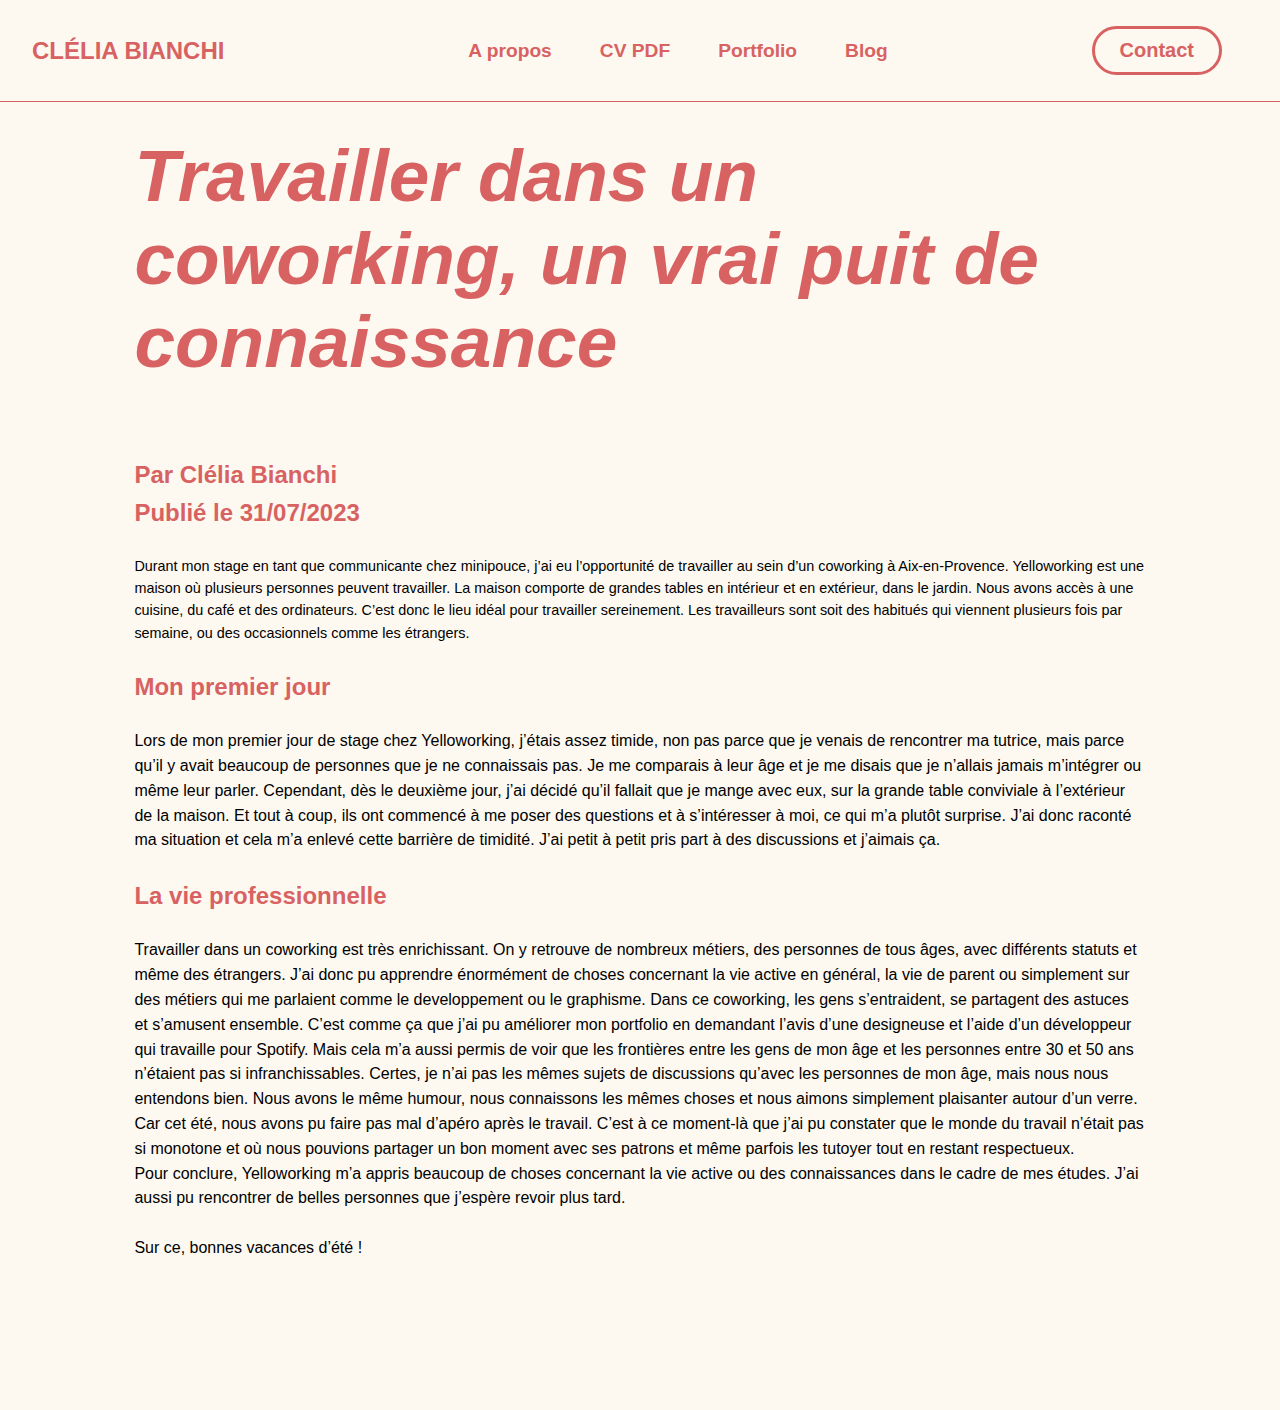
<file: html/articles/coworkarticle.html>
<!DOCTYPE html>
<html lang="fr">
<head>
    <meta charset="UTF-8">
    <meta http-equiv="X-UA-Compatible" content="IE=edge">
    <meta name="viewport" content= "width=device-width, initial-scale=1.0">
    <title>Travailler dans un coworking, un vrai puits de connaissance</title>
    <link rel="stylesheet" href="../../css/styles.css">

</head>
<body>
    <nav class="responsive-menu">

    </nav>
    <header>
      <a href="../../index.html#hero"><h3 class="header-title">clélia bianchi</h3></a>
      <nav>
        <ul>
          <li><a href="../../index.html#a-propos">A propos</a><span class="bottom-line"></span></li>
          <li><a href="../../images/CV Clélia Bianchi.pdf">CV PDF</a><span class="bottom-line"></span></li>
          <li><a href="../../index.html#portfolio">Portfolio</a><span class="bottom-line"></span></li>
          <li><a href="../../index.html#blognav">Blog</a><span class="bottom-line"></span></li>
        </ul>
      </nav>
      <div class="side-header">
        <button class="contact"><a href="../../index.html#contact">Contact</a></button>
        <a class="linkedin-btn" href="https://www.linkedin.com/in/cl%C3%A9lia-bianchi-ventabren/"><ion-icon
            name="logo-linkedin"></ion-icon></a>
      </div>
      <div class="hamburger">
        <span></span>
        <span></span>
        <span></span>
      </div>
    </header>
  

<div class="article-main">
<section class="title">
        <h1 class="h2">Travailler dans un coworking, un vrai puit de connaissance</h1>
        <h3>Par Clélia Bianchi<br>
            Publié le 31/07/2023</h3>
        </section>
    <main class="articletext">
        <p class="article">
            Durant mon stage en tant que communicante chez minipouce, j’ai eu l’opportunité de travailler au sein d’un coworking à Aix-en-Provence. Yelloworking est une maison où plusieurs personnes peuvent travailler. La maison comporte de grandes tables en intérieur et en extérieur, dans le jardin. Nous avons accès à une cuisine, du café et des ordinateurs. C’est donc le lieu idéal pour travailler sereinement. Les travailleurs sont soit des habitués qui viennent plusieurs fois par semaine, ou des occasionnels comme les étrangers.


            <h3>Mon premier jour</h3>


            Lors de mon premier jour de stage chez Yelloworking, j’étais assez timide, non pas parce que je venais de rencontrer ma tutrice, mais parce qu’il y avait beaucoup de personnes que je ne connaissais pas. Je me comparais à leur âge et je me disais que je n’allais jamais m’intégrer ou même leur parler. Cependant, dès le deuxième jour, j’ai décidé qu’il fallait que je mange avec eux, sur la grande table conviviale à l’extérieur de la maison. Et tout à coup, ils ont commencé à me poser des questions et à s’intéresser à moi, ce qui m’a plutôt surprise. J’ai donc raconté ma situation et cela m’a enlevé cette barrière de timidité. J’ai petit à petit pris part à des discussions et j’aimais ça.


            <h3>La vie professionnelle</h3>


            Travailler dans un coworking est très enrichissant. On y retrouve de nombreux métiers, des personnes de tous âges, avec différents statuts et même des étrangers. J’ai donc pu apprendre énormément de choses concernant la vie active en général, la vie de parent ou simplement sur des métiers qui me parlaient comme le developpement ou le graphisme. Dans ce coworking, les gens s’entraident, se partagent des astuces et s’amusent ensemble. C’est comme ça que j’ai pu améliorer mon portfolio en demandant l’avis d’une designeuse et l’aide d’un développeur qui travaille pour Spotify. Mais cela m’a aussi permis de voir que les frontières entre les gens de mon âge et les personnes entre 30 et 50 ans n’étaient pas si infranchissables. Certes, je n’ai pas les mêmes sujets de discussions qu’avec les personnes de mon âge, mais nous nous entendons bien. Nous avons le même humour, nous connaissons les mêmes choses et nous aimons simplement plaisanter autour d’un verre.
            <br>Car cet été, nous avons pu faire pas mal d’apéro après le travail. C’est à ce moment-là que j’ai pu constater que le monde du travail n’était pas si monotone et où nous pouvions partager un bon moment avec ses patrons et même parfois les tutoyer tout en restant respectueux.


            <br>Pour conclure, Yelloworking m’a appris beaucoup de choses concernant la vie active ou des connaissances dans le cadre de mes études. J’ai aussi pu rencontrer de belles personnes que j’espère revoir plus tard.
            <br><br>Sur ce, bonnes vacances d’été !

        </p>      
    </section>     
</div>  
</main>

</body>




</html>
</file>
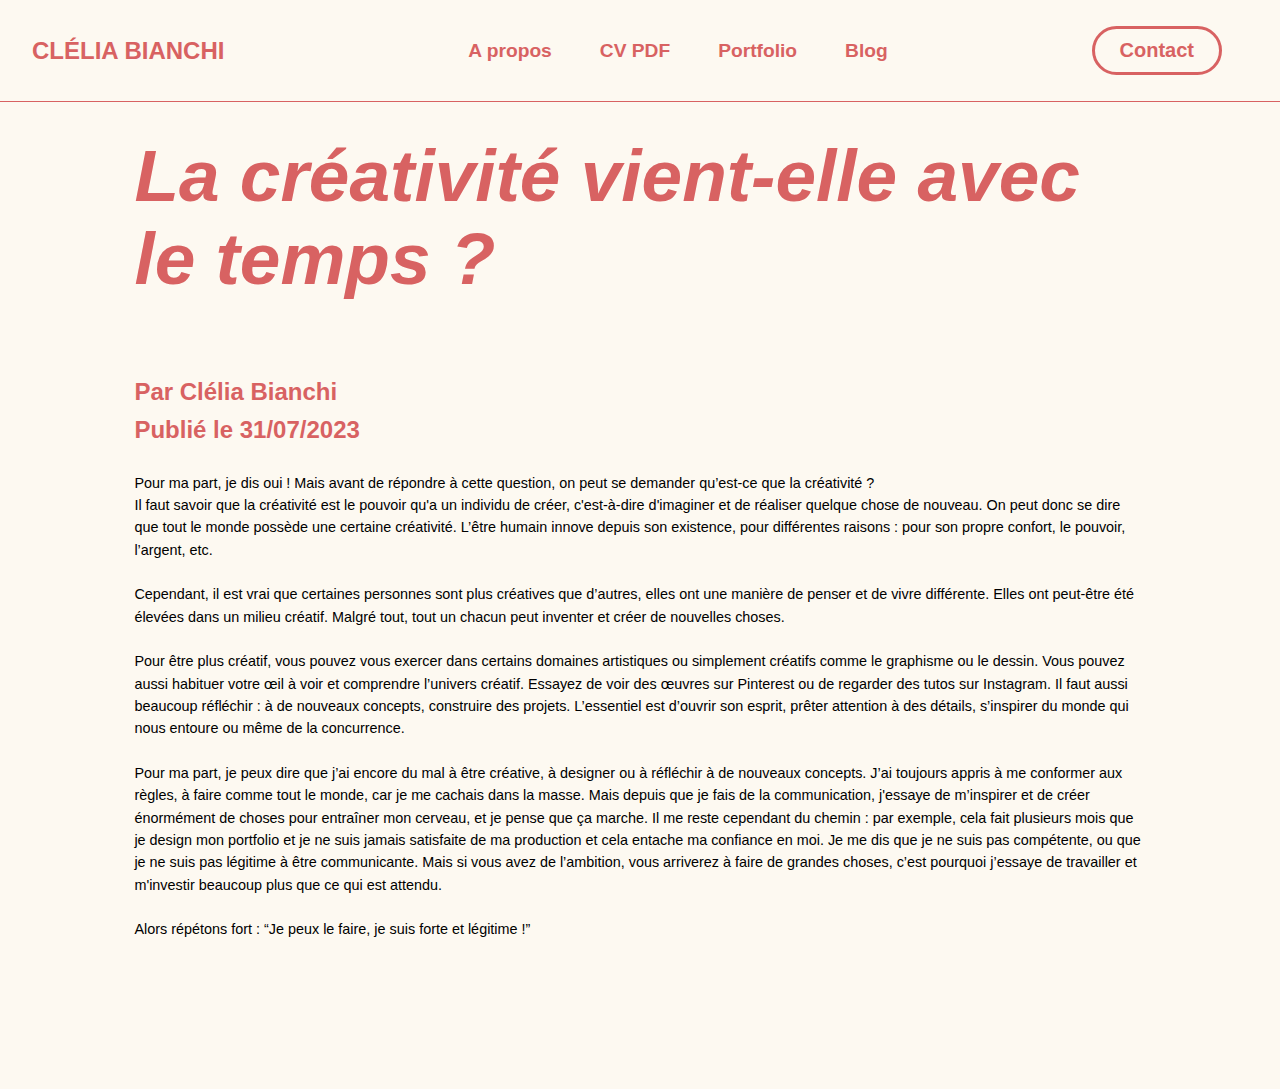
<file: html/articles/creativitearticle.html>
<!DOCTYPE html>
<html lang="fr">
<head>
    <meta charset="UTF-8">
    <meta http-equiv="X-UA-Compatible" content="IE=edge">
    <meta name="viewport" content= "width=device-width, initial-scale=1.0">
    <title>La créativité vient-elle avec le temps ?</title>
    <link rel="stylesheet" href="../../css/styles.css">
</head>
<body>
    <main class="wrapper">
        <nav class="responsive-menu">

        </nav>
        <header>
          <a href="../../index.html#hero"><h3 class="header-title">clélia bianchi</h3></a>
          <nav>
            <ul>
              <li><a href="../../index.html#a-propos">A propos</a><span class="bottom-line"></span></li>
              <li><a href="../../images/CV Clélia Bianchi.pdf">CV PDF</a><span class="bottom-line"></span></li>
              <li><a href="../../index.html#portfolio">Portfolio</a><span class="bottom-line"></span></li>
              <li><a href="../../index.html#blognav">Blog</a><span class="bottom-line"></span></li>
            </ul>
          </nav>
          <div class="side-header">
            <button class="contact"><a href="../../index.html#contact">Contact</a></button>
            <a class="linkedin-btn" href="https://www.linkedin.com/in/cl%C3%A9lia-bianchi-ventabren/"><ion-icon
                name="logo-linkedin"></ion-icon></a>
          </div>
          <div class="hamburger">
            <span></span>
            <span></span>
            <span></span>
          </div>
        </header>
              
          
    <div class="article-main">
                
    <section class="title">
        <h1 class="h2">La créativité vient-elle avec le temps ?</h1>
        <h3 class="date">Par Clélia Bianchi<br>
            Publié le 31/07/2023</h3>
    </section>
    <section class="articletext">
        <p class="article">
            Pour ma part, je dis oui !  Mais avant de répondre à cette question, on peut se demander qu’est-ce que la créativité ? <br>
            Il faut savoir que la créativité est le pouvoir qu'a un individu de créer, c'est-à-dire d'imaginer et de réaliser quelque chose de nouveau. On peut donc se dire que tout le monde possède une certaine créativité. L’être humain innove depuis son existence, pour différentes raisons : pour son propre confort, le pouvoir, l’argent, etc. <br>
            <br>
            Cependant, il est vrai que certaines personnes sont plus créatives que d’autres, elles ont une manière de penser et de vivre différente. Elles ont peut-être été élevées dans un milieu créatif. Malgré tout, tout un chacun peut inventer et créer de nouvelles choses. <br>
            <br>
            Pour être plus créatif, vous pouvez vous exercer dans certains domaines artistiques ou simplement créatifs comme le graphisme ou le dessin. Vous pouvez aussi habituer votre œil à voir et comprendre l’univers créatif. Essayez de voir des œuvres sur Pinterest ou de regarder des tutos sur Instagram. Il faut aussi beaucoup réfléchir : à de nouveaux concepts, construire des projets. L’essentiel est d’ouvrir son esprit, prêter attention à des détails, s’inspirer du monde qui nous entoure ou même de la concurrence.<br>
            <br>
            Pour ma part, je peux dire que j’ai encore du mal à être créative, à designer ou à réfléchir à de nouveaux concepts. J’ai toujours appris à me conformer aux règles, à faire comme tout le monde, car je me cachais dans la masse. Mais depuis que je fais de la communication, j'essaye de m’inspirer et de créer énormément de choses pour entraîner mon cerveau, et je pense que ça marche. Il me reste cependant du chemin : par exemple, cela fait plusieurs mois que je design mon portfolio et je ne suis jamais satisfaite de ma production et cela entache ma confiance en moi. Je me dis que je ne suis pas compétente, ou que je ne suis pas légitime à être communicante. Mais si vous avez de l’ambition, vous arriverez à faire de grandes choses, c’est pourquoi j’essaye de travailler et m'investir beaucoup plus que ce qui est attendu. <br>
            <br>
            Alors répétons fort : “Je peux le faire, je suis forte et légitime !”
        </p>      
    </section>     
</div>  
</main>

</body>




</html>
</file>
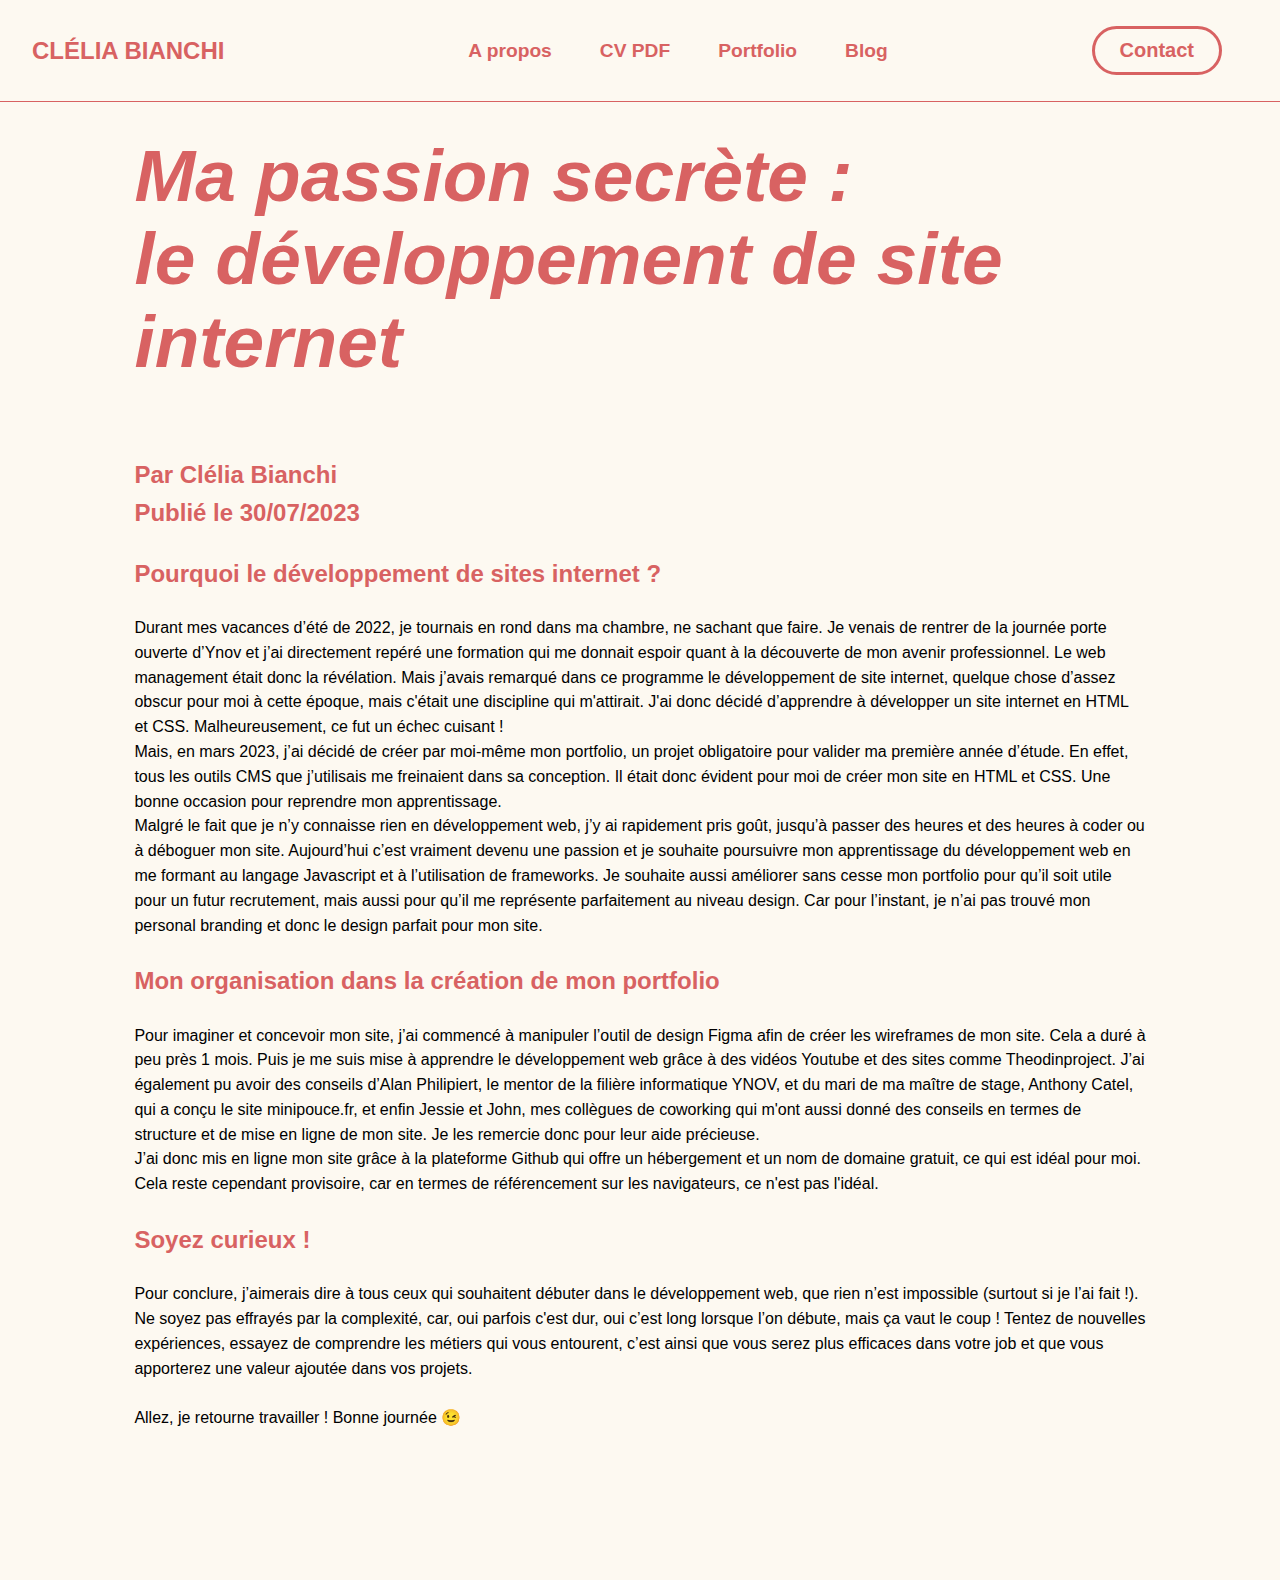
<file: html/articles/devarticle.html>
<!DOCTYPE html>
<html lang="fr">
<head>
    <meta charset="UTF-8">
    <meta http-equiv="X-UA-Compatible" content="IE=edge">
    <meta name="viewport" content= "width=device-width, initial-scale=1.0">
    <title>Le développement de site internet</title>
    <link rel="stylesheet" href="../../css/styles.css">
</head>
<main class="wrapper">
    <nav class="responsive-menu">

    </nav>
    <header>
      <a href="../../index.html#hero"><h3 class="header-title">clélia bianchi</h3></a>
      <nav>
        <ul>
          <li><a href="../../index.html#a-propos">A propos</a><span class="bottom-line"></span></li>
          <li><a href="../../images/CV Clélia Bianchi.pdf">CV PDF</a><span class="bottom-line"></span></li>
          <li><a href="../../index.html#portfolio">Portfolio</a><span class="bottom-line"></span></li>
          <li><a href="../../index.html#blognav">Blog</a><span class="bottom-line"></span></li>
        </ul>
      </nav>
      <div class="side-header">
        <button class="contact"><a href="../../index.html#contact">Contact</a></button>
        <a class="linkedin-btn" href="https://www.linkedin.com/in/cl%C3%A9lia-bianchi-ventabren/"><ion-icon
            name="logo-linkedin"></ion-icon></a>
      </div>
      <div class="hamburger">
        <span></span>
        <span></span>
        <span></span>
      </div>
    </header>
  
  
<body>
    <div class="article-main">
        <section class="title">
            <h1 class="h2">Ma passion secrète : <br>le développement de site internet</h1>
            <h3>Par Clélia Bianchi<br>
            Publié le 30/07/2023</h3>
        </section>

        <section class="articletext">
            <p class="article"><h3>Pourquoi le développement de sites internet ?</h3>
                Durant mes vacances d’été de 2022, je tournais en rond dans ma chambre, ne sachant que faire. Je venais de rentrer de la journée porte ouverte d’Ynov et j’ai directement repéré une formation qui me donnait espoir quant à la découverte de mon avenir professionnel. Le web management était donc la révélation. Mais j’avais remarqué dans ce programme le développement de site internet, quelque chose d’assez obscur pour moi à cette époque, mais c'était une discipline qui m'attirait. J'ai donc décidé d’apprendre à développer un site internet en HTML et CSS. Malheureusement, ce fut un échec cuisant !<br>
                Mais, en mars 2023, j’ai décidé de créer par moi-même mon portfolio, un projet obligatoire pour valider ma première année d’étude. En effet, tous les outils CMS que j’utilisais me freinaient dans sa conception. Il était donc évident pour moi de créer mon site en HTML et CSS. Une bonne occasion pour reprendre mon apprentissage.<br>
                Malgré le fait que je n’y connaisse rien en développement web, j’y ai rapidement pris goût, jusqu’à passer des heures et des heures à coder ou à déboguer mon site. Aujourd’hui c’est vraiment devenu une passion et je souhaite poursuivre mon apprentissage du développement web en me formant au langage Javascript et à l’utilisation de frameworks. Je souhaite aussi améliorer sans cesse mon portfolio pour qu’il soit utile pour un futur recrutement, mais aussi pour qu’il me représente parfaitement au niveau design. Car pour l’instant, je n’ai pas trouvé mon personal branding et donc le design parfait pour mon site.<br>
                <h3>Mon organisation dans la création de mon portfolio </h3>
                Pour imaginer et concevoir mon site, j’ai commencé à manipuler l’outil de design Figma afin de créer les wireframes de mon site. Cela a duré à peu près 1 mois. Puis je me suis mise à apprendre le développement web grâce à des vidéos Youtube et des sites comme Theodinproject. J’ai également pu avoir des conseils d’Alan Philipiert, le mentor de la filière informatique YNOV, et du mari de ma maître de stage, Anthony Catel, qui a conçu le site minipouce.fr, et enfin Jessie et John, mes collègues de coworking qui m'ont aussi donné des conseils en termes de structure et de mise en ligne de mon site. Je les remercie donc pour leur aide précieuse. <br>
                J’ai donc mis en ligne mon site grâce à la plateforme Github qui offre un hébergement et un nom de domaine gratuit, ce qui est idéal pour moi. Cela reste cependant provisoire, car en termes de référencement sur les navigateurs, ce n'est pas l'idéal.<br>
                <h3>Soyez curieux !</h3>
                Pour conclure, j’aimerais dire à tous ceux qui souhaitent débuter dans le développement web, que rien n’est impossible (surtout si je l’ai fait !). Ne soyez pas effrayés par la complexité, car, oui parfois c'est dur, oui c’est long lorsque l’on débute, mais ça vaut le coup ! Tentez de nouvelles expériences, essayez de comprendre les métiers qui vous entourent, c’est ainsi que vous serez plus efficaces dans votre job et que vous apporterez une valeur ajoutée dans vos projets.<br>
                <br>
                Allez, je retourne travailler ! Bonne journée 😉
            </p>
        </section>
    </div>

</body>
</main>

    

   
    </html>
</file>
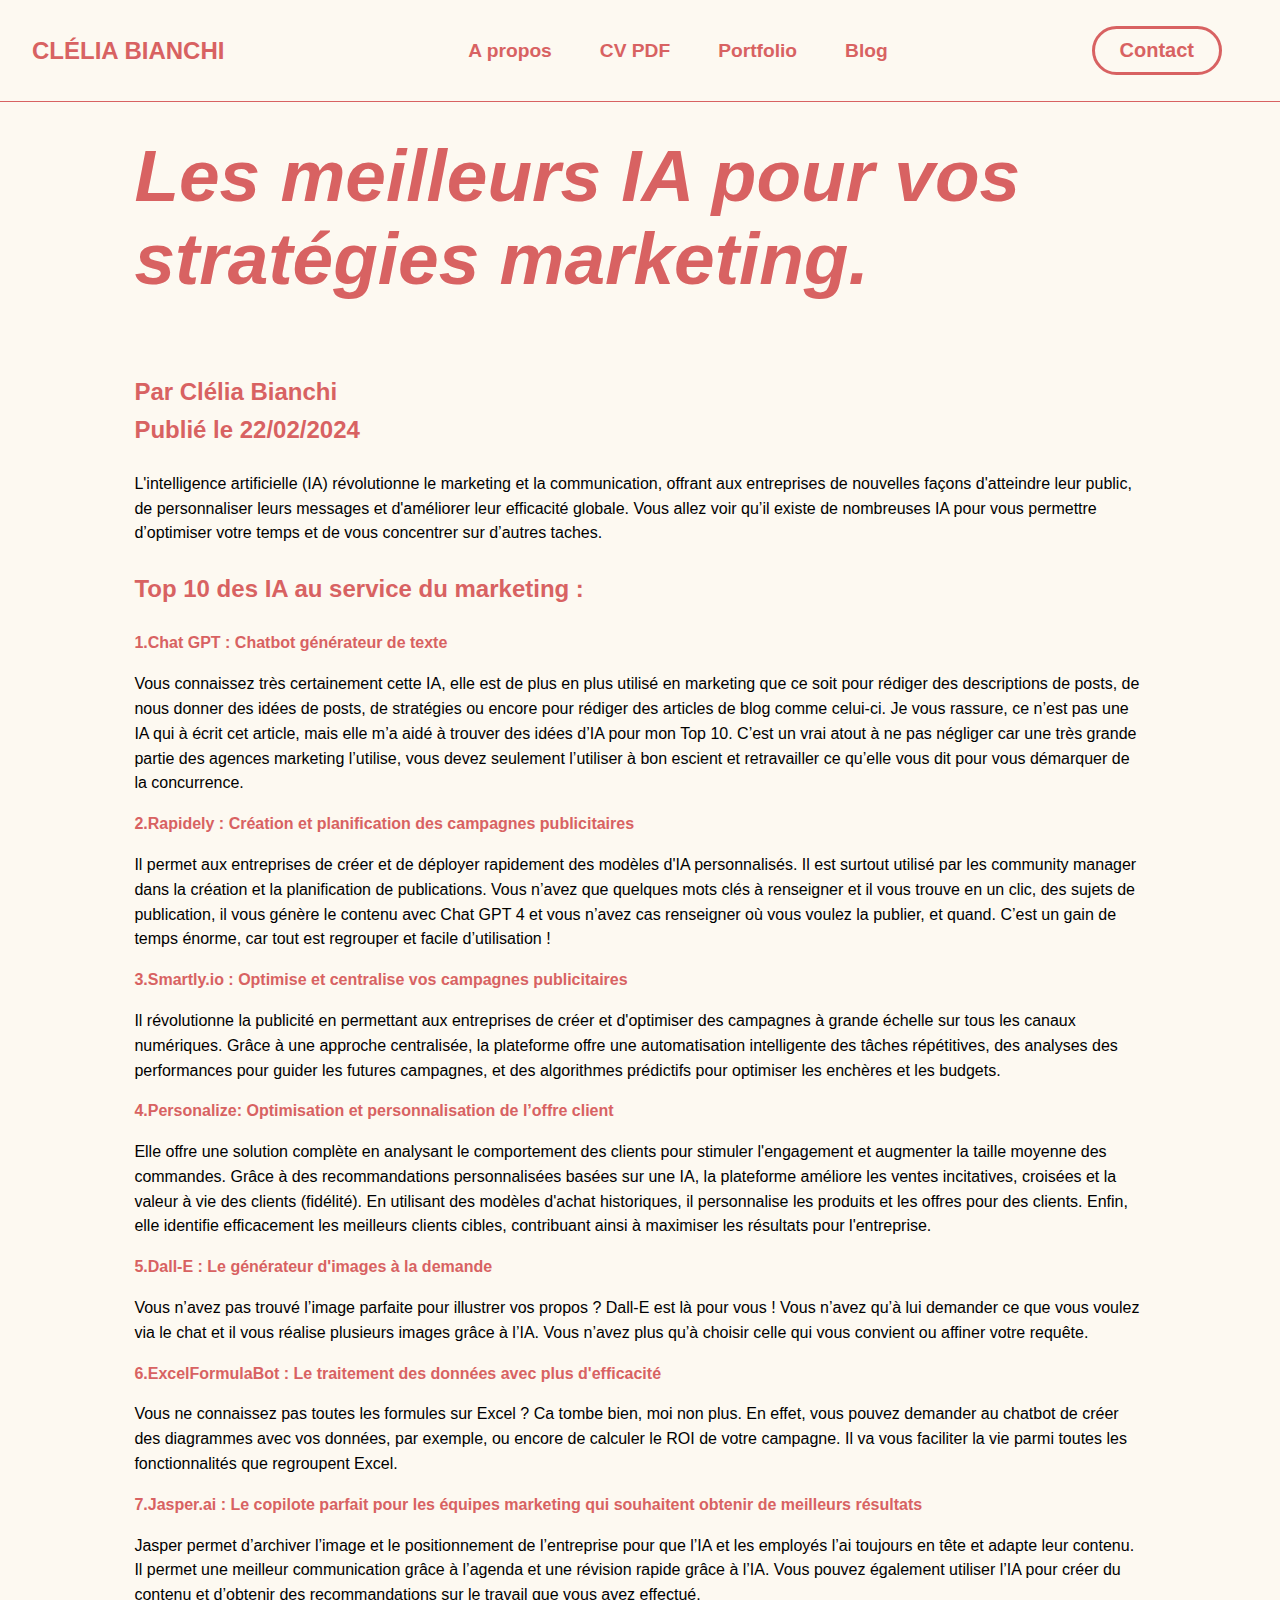
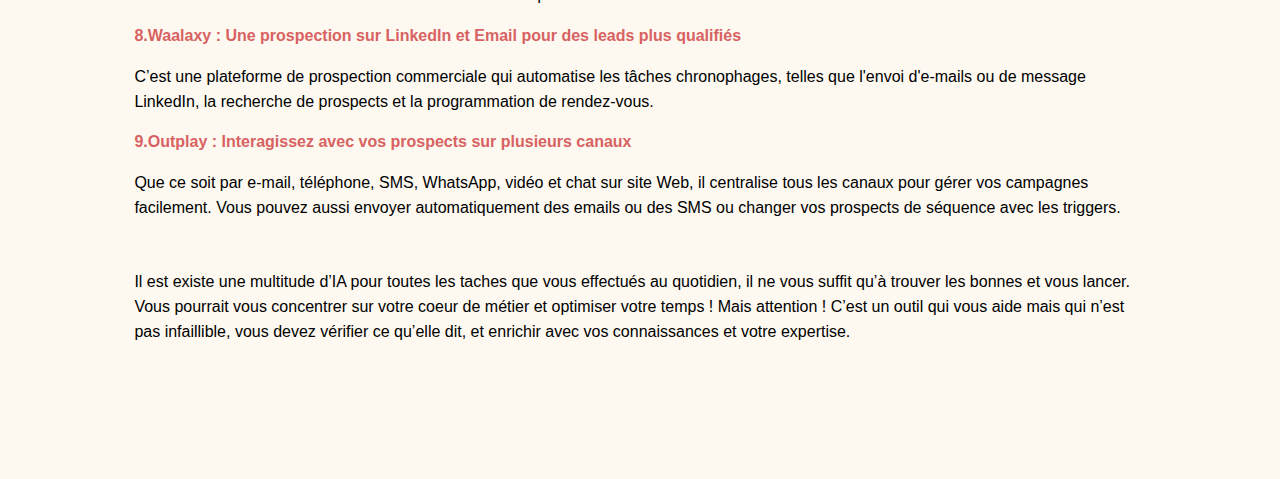
<file: html/articles/IAarticle.html>
<!DOCTYPE html>
<html lang="fr">
<head>
    <meta charset="UTF-8">
    <meta http-equiv="X-UA-Compatible" content="IE=edge">
    <meta name="viewport" content= "width=device-width, initial-scale=1.0">
    <title>Les meilleurs IA pour vos stratégies marketing.</title>
    <link rel="stylesheet" href="../../css/styles.css">
</head>
<main class="wrapper">
    <nav class="responsive-menu">

    </nav>
    <header>
      <a href="../../index.html#hero"><h3 class="header-title">clélia bianchi</h3></a>
      <nav>
        <ul>
          <li><a href="../../index.html#a-propos">A propos</a><span class="bottom-line"></span></li>
          <li><a href="../../images/CV Clélia Bianchi.pdf">CV PDF</a><span class="bottom-line"></span></li>
          <li><a href="../../index.html#portfolio">Portfolio</a><span class="bottom-line"></span></li>
          <li><a href="../../index.html#blognav">Blog</a><span class="bottom-line"></span></li>
        </ul>
      </nav>
      <div class="side-header">
        <button class="contact"><a href="../../index.html#contact">Contact</a></button>
        <a class="linkedin-btn" href="https://www.linkedin.com/in/cl%C3%A9lia-bianchi-ventabren/"><ion-icon
            name="logo-linkedin"></ion-icon></a>
      </div>
      <div class="hamburger">
        <span></span>
        <span></span>
        <span></span>
      </div>
    </header>
  
<body>
    <div class="article-main">
        <section class="title">
            <h1 class="h2">Les meilleurs IA pour vos stratégies marketing.</h1>
            <h3>Par Clélia Bianchi<br>
                Publié le 22/02/2024</h3>
        </section>
        <section class="articletext">
            <p class="article" style="font-size: 16px;">L'intelligence artificielle (IA) révolutionne le marketing et la communication, offrant aux entreprises de nouvelles façons d'atteindre leur public, de personnaliser leurs messages et d'améliorer leur efficacité globale. Vous allez voir qu’il existe de nombreuses IA pour vous permettre d’optimiser votre temps et de vous concentrer sur d’autres taches.<br>
                        <h3>Top 10 des IA au service du marketing : </h3>
                        <h3 style="font-size: 16px;">1.Chat GPT : Chatbot générateur de texte</h3>Vous connaissez très certainement cette IA, elle est de plus en plus utilisé en marketing que ce soit pour rédiger des descriptions de posts, de nous donner des idées de posts, de stratégies ou encore pour rédiger des articles de blog comme celui-ci. Je vous rassure, ce n’est pas une IA qui à écrit cet article, mais elle m’a aidé à trouver des idées d’IA pour mon Top 10. C’est un vrai atout à ne pas négliger car une très grande partie des agences marketing l’utilise, vous devez seulement l’utiliser à bon escient et retravailler ce qu’elle vous dit pour vous démarquer de la concurrence.
                        <h3 style="font-size: 16px;">2.Rapidely : Création et planification des campagnes publicitaires</h3>Il permet aux entreprises de créer et de déployer rapidement des modèles d'IA personnalisés. Il est surtout utilisé par les community manager dans la création et la planification de publications. Vous n’avez que quelques mots clés à renseigner et il vous trouve en un clic, des sujets de publication, il vous génère le contenu avec Chat GPT 4 et vous n’avez cas renseigner où vous voulez la publier, et quand. C’est un gain de temps énorme, car tout est regrouper et facile d’utilisation !

                        <h3 style="font-size: 16px;">3.Smartly.io : Optimise et centralise vos campagnes publicitaires</h3>Il révolutionne la publicité en permettant aux entreprises de créer et d'optimiser des campagnes à grande échelle sur tous les canaux numériques. Grâce à une approche centralisée, la plateforme offre une automatisation intelligente des tâches répétitives, des analyses des performances pour guider les futures campagnes, et des algorithmes prédictifs pour optimiser les enchères et les budgets. 
                        <h3 style="font-size: 16px;">4.Personalize: Optimisation et personnalisation de l’offre client</h3>Elle offre une solution complète en analysant le comportement des clients pour stimuler l'engagement et augmenter la taille moyenne des commandes. Grâce à des recommandations personnalisées basées sur une IA, la plateforme améliore les ventes incitatives, croisées et la valeur à vie des clients (fidélité). En utilisant des modèles d'achat historiques, il personnalise les produits et les offres pour des clients. Enfin, elle identifie efficacement les meilleurs clients cibles, contribuant ainsi à maximiser les résultats pour l'entreprise.
                        <h3 style="font-size: 16px;">5.Dall-E : Le générateur d'images à la demande</h3>Vous n’avez pas trouvé l’image parfaite pour illustrer vos propos ? Dall-E est là pour vous ! Vous n’avez qu’à lui demander ce que vous voulez via le chat et il vous réalise plusieurs images grâce à l’IA. Vous n’avez plus qu’à choisir celle qui vous convient ou affiner votre requête.
                        <h3 style="font-size: 16px;">6.ExcelFormulaBot : Le traitement des données avec plus d'efficacité</h3>Vous ne connaissez pas toutes les formules sur Excel ? Ca tombe bien, moi non plus. En effet, vous pouvez demander au chatbot de créer des diagrammes avec vos données, par exemple, ou encore de calculer le ROI de votre campagne. Il va vous faciliter la vie parmi toutes les fonctionnalités que regroupent Excel.
                        <h3 style="font-size: 16px;">7.Jasper.ai : Le copilote parfait pour les équipes marketing qui souhaitent obtenir de meilleurs résultats</h3>Jasper permet d’archiver l’image et le positionnement de l’entreprise pour que l’IA et les employés l’ai toujours en tête et adapte leur contenu. Il permet une meilleur communication grâce à l’agenda et une révision rapide grâce à l’IA. Vous pouvez également utiliser l’IA pour créer du contenu et d’obtenir des recommandations sur le travail que vous avez effectué.
                        <h3 style="font-size: 16px;">8.Waalaxy : Une prospection sur LinkedIn et Email pour des leads plus qualifiés</h3>C’est une plateforme de prospection commerciale qui automatise les tâches chronophages, telles que l'envoi d'e-mails ou de message LinkedIn, la recherche de prospects et la programmation de rendez-vous.
                        <h3 style="font-size: 16px;">9.Outplay : Interagissez avec vos prospects sur plusieurs canaux</h3>Que ce soit par e-mail, téléphone, SMS, WhatsApp, vidéo et chat sur site Web, il centralise tous les canaux pour gérer vos campagnes facilement. Vous pouvez aussi envoyer automatiquement des emails ou des SMS ou changer vos prospects de séquence avec les triggers.

                        <br><br><br>
                        Il est existe une multitude d’IA pour toutes les taches que vous effectués au quotidien, il ne vous suffit qu’à trouver les bonnes et vous lancer. Vous pourrait vous concentrer sur votre coeur de métier et optimiser votre temps ! Mais attention ! C’est un outil qui vous aide mais qui n’est pas infaillible, vous devez vérifier ce qu’elle dit, et enrichir avec vos connaissances et votre expertise.        </section>     
    </div>  
</main>

</body>

    

   
</html>
</file>
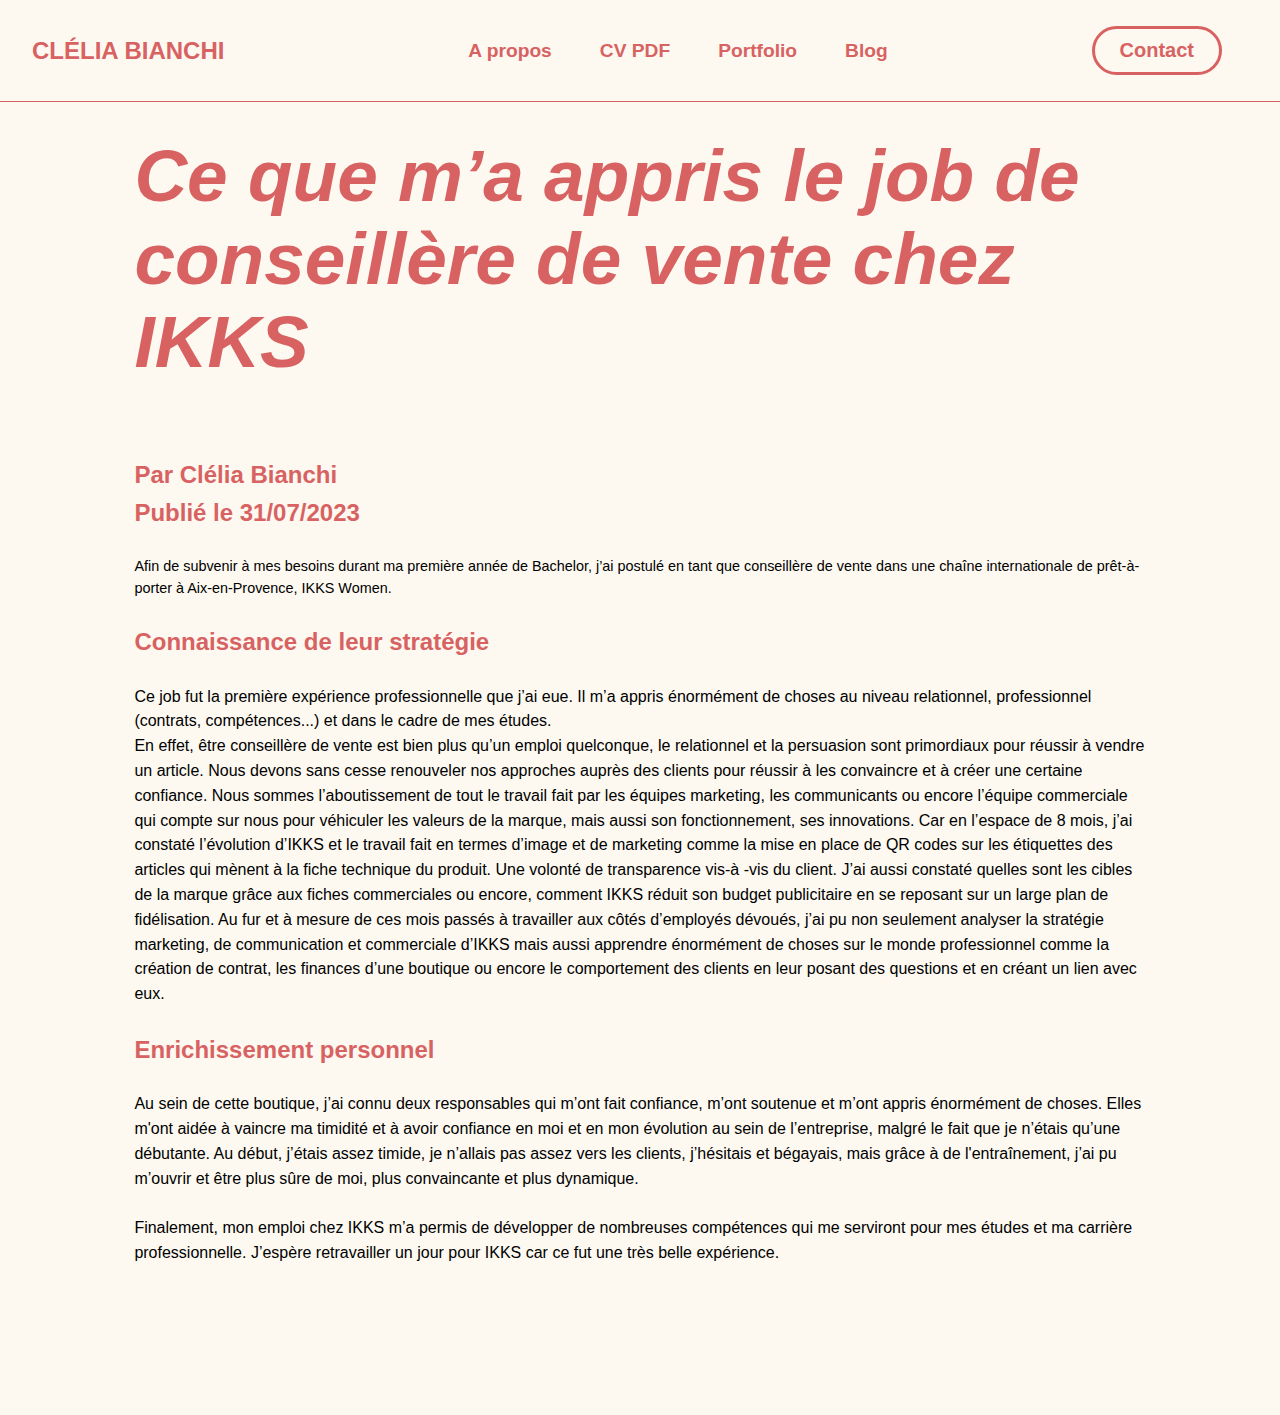
<file: html/articles/ikksarticle.html>
<!DOCTYPE html>
<html lang="fr">
<head>
    <meta charset="UTF-8">
    <meta http-equiv="X-UA-Compatible" content="IE=edge">
    <meta name="viewport" content= "width=device-width, initial-scale=1.0">
    <title>Ce que m’a appris mon job de conseillère de vente</title>
    <link rel="stylesheet" href="../../css/styles.css">
</head>

    <body>
        <main class="wrapper">
            <nav class="responsive-menu">

            </nav>
            <header>
              <a href="../../index.html#hero"><h3 class="header-title">clélia bianchi</h3></a>
              <nav>
                <ul>
                  <li><a href="../../index.html#a-propos">A propos</a><span class="bottom-line"></span></li>
                  <li><a href="../../images/CV Clélia Bianchi.pdf">CV PDF</a><span class="bottom-line"></span></li>
                  <li><a href="../../index.html#portfolio">Portfolio</a><span class="bottom-line"></span></li>
                  <li><a href="../../index.html#blognav">Blog</a><span class="bottom-line"></span></li>
                </ul>
              </nav>
              <div class="side-header">
                <button class="contact"><a href="../../index.html#contact">Contact</a></button>
                <a class="linkedin-btn" href="https://www.linkedin.com/in/cl%C3%A9lia-bianchi-ventabren/"><ion-icon
                    name="logo-linkedin"></ion-icon></a>
              </div>
              <div class="hamburger">
                <span></span>
                <span></span>
                <span></span>
              </div>
            </header>
                  
    <div class="article-main">
                
    <section class="title">
        <h1 class="h2">Ce que m’a appris le job de conseillère de vente chez IKKS</h1>
        <h3>Par Clélia Bianchi<br>
            Publié le 31/07/2023</h3>
    </section>
    <section class="articletext">
        <p class="article">
            Afin de subvenir à mes besoins durant ma première année de Bachelor, j’ai postulé en tant que conseillère de vente dans une chaîne internationale de prêt-à-porter à Aix-en-Provence, IKKS Women.


            <h3>Connaissance de leur stratégie</h3>


            Ce job fut la première expérience professionnelle que j’ai eue. Il m’a appris énormément de choses au niveau relationnel, professionnel (contrats, compétences...) et dans le cadre de mes études.
            <br>En effet, être conseillère de vente est bien plus qu’un emploi quelconque, le relationnel et la persuasion sont primordiaux pour réussir à vendre un article. Nous devons sans cesse renouveler nos approches auprès des clients pour réussir à les convaincre et à créer une certaine confiance. Nous sommes l’aboutissement de tout le travail fait par les équipes marketing, les communicants ou encore l’équipe commerciale qui compte sur nous pour véhiculer les valeurs de la marque, mais aussi son fonctionnement, ses innovations. Car en l’espace de 8 mois, j’ai constaté l’évolution d’IKKS et le travail fait en termes d’image et de marketing comme la mise en place de QR codes sur les étiquettes des articles qui mènent à la fiche technique du produit. Une volonté de transparence vis-à -vis du client. J’ai aussi constaté quelles sont les cibles de la marque grâce aux fiches commerciales ou encore, comment IKKS réduit son budget publicitaire en se reposant sur un large plan de fidélisation. Au fur et à mesure de ces mois passés à travailler aux côtés d’employés dévoués, j’ai pu non seulement analyser la stratégie marketing, de communication et commerciale d’IKKS mais aussi apprendre énormément de choses sur le monde professionnel comme la création de contrat, les finances d’une boutique ou encore le comportement des clients en leur posant des questions et en créant un lien avec eux.


            <h3>Enrichissement personnel</h3>


            Au sein de cette boutique, j’ai connu deux responsables qui m’ont fait confiance, m’ont soutenue et m’ont appris énormément de choses. Elles m'ont aidée à vaincre ma timidité et à avoir confiance en moi et en mon évolution au sein de l’entreprise, malgré le fait que je n’étais qu’une débutante. Au début, j’étais assez timide, je n’allais pas assez vers les clients, j’hésitais et bégayais, mais grâce à de l'entraînement, j’ai pu m’ouvrir et être plus sûre de moi, plus convaincante et plus dynamique.


            <br><br>Finalement, mon emploi chez IKKS m’a permis de développer de nombreuses compétences qui me serviront pour mes études et ma carrière professionnelle. J’espère retravailler un jour pour IKKS car ce fut une très belle expérience.

        </p>      
    </section>     
</div>  
</main>

</body>




</html>
</file>
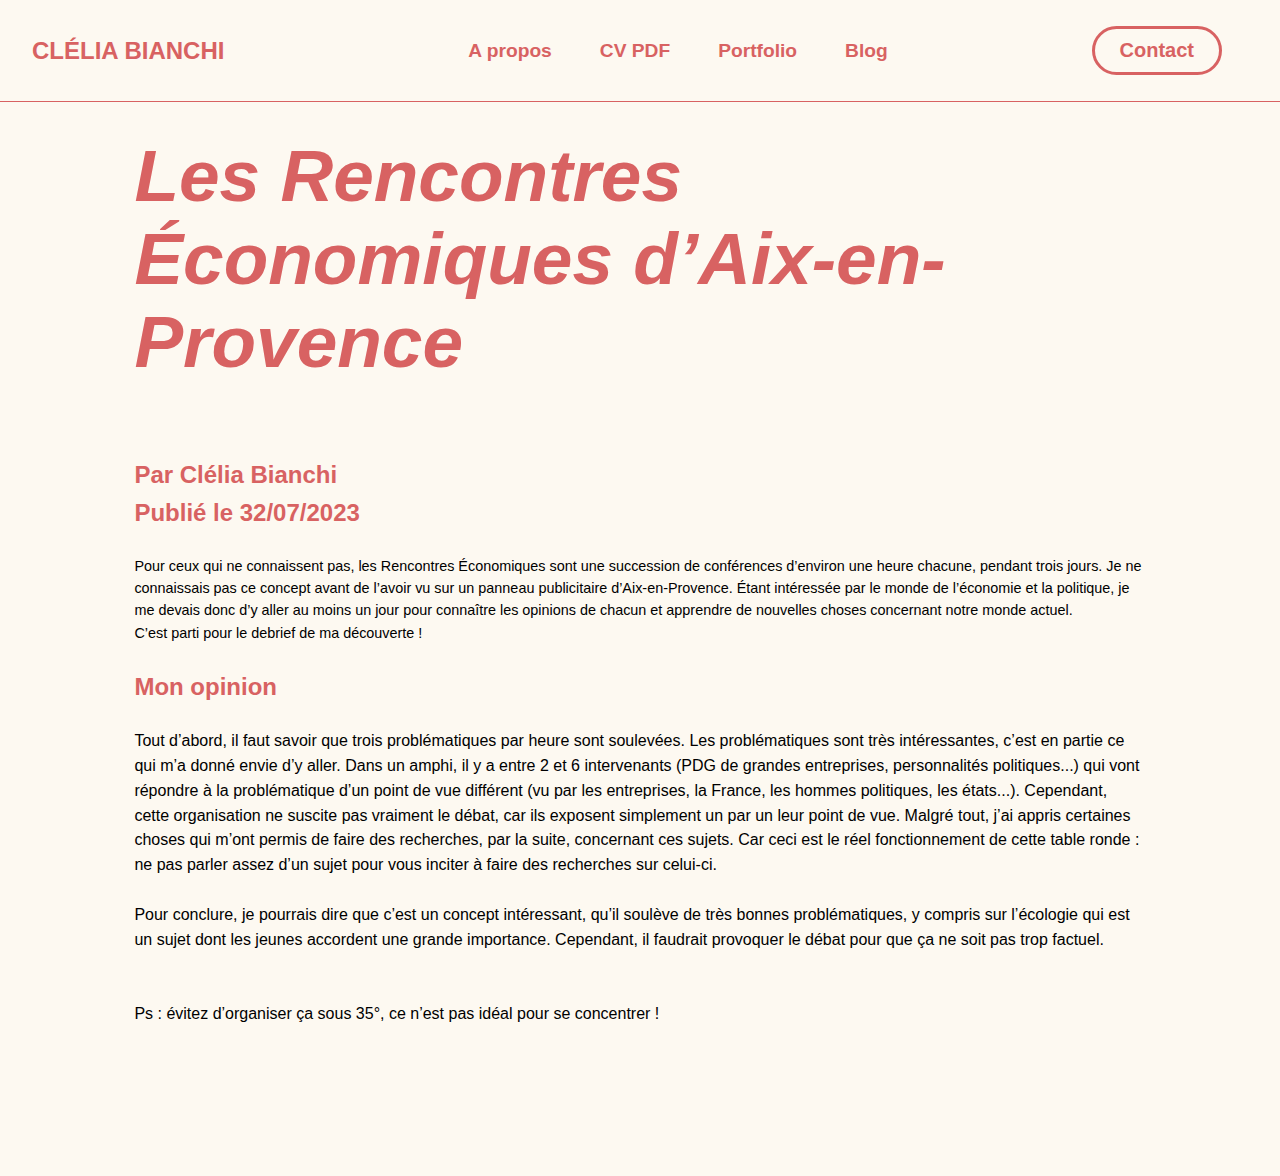
<file: html/articles/lesREarticle.html>
<!DOCTYPE html>
<html lang="fr">
<head>
    <meta charset="UTF-8">
    <meta http-equiv="X-UA-Compatible" content="IE=edge">
    <meta name="viewport" content= "width=device-width, initial-scale=1.0">
    <title>Les rencontres économiques d’Aix-en-Provence</title>
    <link rel="stylesheet" href="../../css/styles.css">

</head>
<body>
<main class="wrapper">
    <nav class="responsive-menu">

    </nav>
    <header>
      <a href="../../index.html#hero"><h3 class="header-title">clélia bianchi</h3></a>
      <nav>
        <ul>
          <li><a href="../../index.html#a-propos">A propos</a><span class="bottom-line"></span></li>
          <li><a href="../../images/CV Clélia Bianchi.pdf">CV PDF</a><span class="bottom-line"></span></li>
          <li><a href="../../index.html#portfolio">Portfolio</a><span class="bottom-line"></span></li>
          <li><a href="../../index.html#blognav">Blog</a><span class="bottom-line"></span></li>
        </ul>
      </nav>
      <div class="side-header">
        <button class="contact"><a href="../../index.html#contact">Contact</a></button>
        <a class="linkedin-btn" href="https://www.linkedin.com/in/cl%C3%A9lia-bianchi-ventabren/"><ion-icon
            name="logo-linkedin"></ion-icon></a>
      </div>
      <div class="hamburger">
        <span></span>
        <span></span>
        <span></span>
      </div>
    </header>
  
      <div class="article-main">
    <section class="title">
        <h1 class="h2">Les Rencontres Économiques d’Aix-en-Provence</h1>
        <h3>Par Clélia Bianchi<br>
            Publié le 32/07/2023</h3>
    </section>
    <section class="articletext">
        <div class="article">
            <p>Pour ceux qui ne connaissent pas, les Rencontres Économiques sont une succession de conférences d’environ une heure chacune, pendant trois jours. Je ne connaissais pas ce concept avant de l’avoir vu sur un panneau publicitaire d’Aix-en-Provence. Étant intéressée par le monde de l’économie et la politique, je me devais donc d’y aller au moins un jour pour connaître les opinions de chacun et apprendre de nouvelles choses concernant notre monde actuel. <br>
            C’est parti pour le debrief de ma découverte !
                <h3>Mon opinion</h3>
                Tout d’abord, il faut savoir que trois problématiques par heure sont soulevées. Les problématiques sont très intéressantes, c’est en partie ce qui m’a donné envie d’y aller. Dans un amphi, il y a entre 2 et 6 intervenants (PDG de grandes entreprises, personnalités politiques...) qui vont répondre à la problématique d’un point de vue différent (vu par les entreprises, la France, les hommes politiques, les états...). Cependant, cette organisation ne suscite pas vraiment le débat, car ils exposent simplement un par un leur point de vue. Malgré tout, j’ai appris certaines choses qui m’ont permis de faire des recherches, par la suite, concernant ces sujets. Car ceci est le réel fonctionnement de cette table ronde : ne pas parler assez d’un sujet pour vous inciter à faire des recherches sur  celui-ci.<br>
                <br>
                Pour conclure, je pourrais dire que c’est un concept intéressant, qu’il soulève de très bonnes problématiques, y compris sur l’écologie qui est un sujet dont les jeunes accordent une grande importance. Cependant, il faudrait provoquer le débat pour que ça ne soit pas trop factuel.<br>
                <br><br>Ps : évitez d’organiser ça sous 35°, ce n’est pas idéal pour se concentrer !    
            </p>   
        </div>       
    </section>     
    </div>  
</main>

</body>

    

   
</html>
</file>
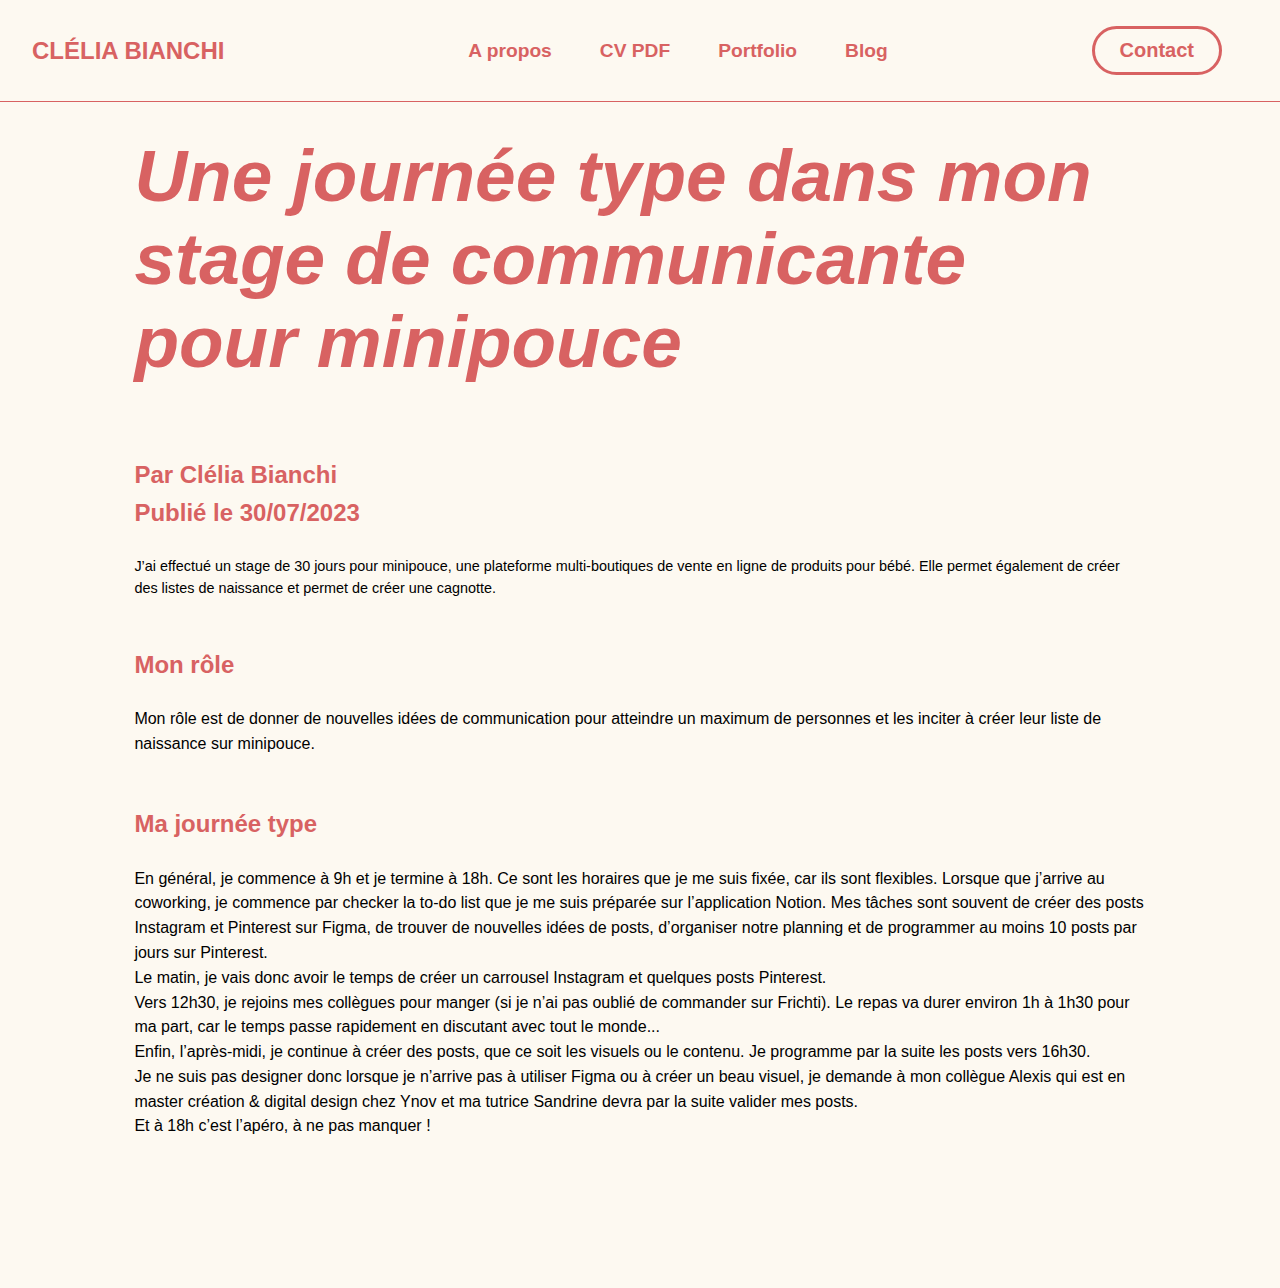
<file: html/articles/minipouce24h.html>
<!DOCTYPE html>
<html lang="fr">
<head>
    <meta charset="UTF-8">
    <meta http-equiv="X-UA-Compatible" content="IE=edge">
    <meta name="viewport" content= "width=device-width, initial-scale=1.0">
    <title>Une journée type dans mon stage de communicante pour minipouce</title>
    <link rel="stylesheet" href="../../css/styles.css">

</head>
<main class="wrapper">
    <nav class="responsive-menu">

    </nav>
    <header>
      <a href="../../index.html#hero"><h3 class="header-title">clélia bianchi</h3></a>
      <nav>
        <ul>
          <li><a href="../../index.html#a-propos">A propos</a><span class="bottom-line"></span></li>
          <li><a href="../../images/CV Clélia Bianchi.pdf">CV PDF</a><span class="bottom-line"></span></li>
          <li><a href="../../index.html#portfolio">Portfolio</a><span class="bottom-line"></span></li>
          <li><a href="../../index.html#blognav">Blog</a><span class="bottom-line"></span></li>
        </ul>
      </nav>
      <div class="side-header">
        <button class="contact"><a href="../../index.html#contact">Contact</a></button>
        <a class="linkedin-btn" href="https://www.linkedin.com/in/cl%C3%A9lia-bianchi-ventabren/"><ion-icon
            name="logo-linkedin"></ion-icon></a>
      </div>
      <div class="hamburger">
        <span></span>
        <span></span>
        <span></span>
      </div>
    </header>

<body>
    <div class="article-main"> 
        <section class="title">
            <h1 class="h2">Une journée type dans mon stage de communicante pour minipouce</h1>
            <h3 class="date">Par Clélia Bianchi<br>
                Publié le 30/07/2023</h3>
        </section>
        <section class="articletext">
            <p class="article">
                J’ai effectué un stage de 30 jours pour minipouce, une plateforme multi-boutiques de vente en ligne de produits pour bébé. Elle permet également de créer des listes de naissance et permet de créer une cagnotte.


                <br><br><h3>Mon rôle</h3>


                Mon rôle est de donner de nouvelles idées de communication pour atteindre un maximum de personnes et les inciter à créer leur liste de naissance sur minipouce.


                <br><br><h3>Ma journée type</h3>


                En général, je commence à 9h et je termine à 18h. Ce sont les horaires que je me suis fixée, car ils sont flexibles. Lorsque que j’arrive au coworking, je commence par checker la to-do list que je me suis préparée sur l’application Notion. Mes tâches sont souvent de créer des posts Instagram et Pinterest sur Figma, de trouver de nouvelles idées de posts, d’organiser notre planning et de programmer au moins 10 posts par jours sur Pinterest.


                <br>Le matin, je vais donc avoir le temps de créer un carrousel Instagram et quelques posts Pinterest.


                <br>Vers 12h30, je rejoins mes collègues pour manger (si je n’ai pas oublié de commander sur Frichti). Le repas va durer environ 1h à 1h30 pour ma part, car le temps passe rapidement en discutant avec tout le monde...


                <br>Enfin, l’après-midi, je continue à créer des posts, que ce soit les visuels ou le contenu. Je programme par la suite les posts vers 16h30.


                <br>Je ne suis pas designer donc lorsque je n’arrive pas à utiliser Figma ou à créer un beau visuel, je demande à mon collègue Alexis qui est en master création & digital design chez Ynov et ma tutrice Sandrine devra par la suite valider mes posts.


                <br>Et à 18h c’est l’apéro, à ne pas manquer !
            </p>
        </section>
    </div>    
</main>
</body>
    
</html>
</file>
<file: css/styles.css>
@import url('https://fonts.googleapis.com/css2?family=Poppins:wght@100;200;300;400;500;600;700;800;900&display=swap');

@layer default {
  :root {
    --bg-color: #FDF9F1;
    --primary: #D86262;
    --secondary: #2A2A2A;
    --section: #F9DFDF;
  }

  html {
    box-sizing: border-box;
    margin: 0 auto;
  }

  *,
  *:before,
  *:after {
    box-sizing: inherit;
  }
}

body {
  font-family: 'inter', sans-serif;
  background-color: var(--bg-color);
  font-weight: 400;
  line-height: 1.55;
  list-style-type: none;
  text-decoration: none;
}


h1,
h2,
h3 {
  font-family: "inter", sans-serif;
  color: var(--primary);

}

h1,
.h1 {
  margin-top: 0;
  margin-bottom: 0;
  font-size: 73px;
  font-style: italic;
  font-weight: 700;
  @media (max-width: 560px) {
    font-size: 63px;
  }
  @media (max-width: 450px) {
    font-size: 53px;
  }

}

h2,
.h2 {
  font-size: 4.563rem;
  font-style: italic;
  font-weight: 700;
  line-height: normal;
  @media (max-width: 560px) {
    font-size: 3.563rem;
  }
  @media (max-width: 450px) {
    font-size: 2.563rem;
  }


}

h3,
.h3 {
  font-size: 1.5rem;
  font-weight: 600;
  @media (max-width: 450px) {
    font-size: 1.2rem;
  }
}

strong {
    font-weight: 600;
}

a {
  list-style: none;
  color: black;
  color: var(--primary);
  text-decoration: none;
  list-style-type: none;
}

p {
  margin-bottom: 0.9rem;
  font-size: 0.9rem;
}


header {
  width: 100%;
  position: fixed;
  top: 0;
  left: 0;
  z-index: 999;
  display: flex;
  justify-content: space-between;
  align-items: center;
  padding: 1rem 2rem;
  background-color: var(--bg-color);
  border-bottom: 1px solid var(--primary);
}

nav ul {
  display: flex;
  gap: 3rem;
}

nav ul li {
  position: relative;
  list-style: none;
}

nav ul li a {
  text-decoration: none;
  color: var(--primary);
  font-size: 1.2rem;
  font-weight: 600;
}

.header-title {
  font-weight: 700;
  color: var(--primary);
  margin: 1rem 0;
  text-transform: uppercase;
}

.side-header {
  display: flex;
  align-items: center;
  gap: 1rem;
  color: var(--primary);
  font-size: 1.5rem;
}

.linkedin-btn{
  color: var(--primary);
  text-decoration: none;
  display: flex;
  align-items: center;
}

.bottom-line{
  display: block;
  position: absolute;
  bottom: -8px;
  width: 0;
  height: 1.5px;
  background: var(--primary);
  transition: all 0.25s ease;
}

.cv-btn ~ .bottom-line{
  height: 2px;
}

.section-2 .cv-btn:hover ~ .bottom-line, header li:hover a ~ .bottom-line {
  width: 100%;
  transition: all 0.25s ease;
}

.hamburger{
  display: none;
  flex-direction: column;
  gap: 6px;
}

.hamburger span {
  width: 30px;
  height: 2px;
  background: var(--primary);
}

.responsive-menu{
  z-index: 100;
  display: none;
  position: fixed;
  width: 50%;
  height: 100vh;
  top: 0;
  right: -100%;
  background: var(--section);
  transition: all .5s ease;
}

.responsive-menu.active{
  right: 0;
  transition: all .5s ease;
}

.responsive-menu ul {
  position: relative;
  display: flex;
  z-index: 999;
  top: 150px;
  flex-direction: column;

}

@media (max-width: 980px) {
  header nav, .side-header{
      display: none;
  }

  .hamburger{
      display: flex;
  }

  .responsive-menu{
      display: block;
  }
}

.hero {
  display:flex;
  height: 100vh;
  padding: 10% 10% 0 10%;
  align-items: center;
}



.cvExp{
  display: flex;
  @media (max-width: 900px) {
    flex-direction: column-reverse;
    margin-bottom: 40px;
    align-items: center;

  }

}
.cvForm{
  display: flex;
  @media (max-width: 900px) {
    flex-direction: column;
    margin-bottom: 40px;
    align-items: center;


  }

}

.col {
  display: flex;
  flex-direction: row;
  justify-content: flex-start;
  align-items: center;
  width: 50%;
  padding: 3%;
  position: relative;
  @media (max-width: 900px) {
    justify-content: center;

  }

}

.container {
  display: flex;
  flex-direction: column;
  justify-content: center;
  padding: 4%;
}

.containerCV {
  display: flex;
  flex-direction: column;
  justify-content: center;
  padding: 4%;
  width: 100%;
}


.container p {
  text-align :justify;
}

.QuiSuisJe {
  display: flex;
  align-items: center;
  justify-content: center;
  margin-top: 200px;
  margin-bottom: 200px;
  margin-inline: 16%;
  @media (max-width: 900px) {
    flex-direction:column;  
  }
  @media (max-width:1355px) {
    margin-inline: 6%;
  }
  @media (max-width:791px) {
    margin-inline: 0%;
  }
}

.QuiSuisJe div {
  padding-right: 0%;
}

.photoclelia {
  display: flex;
  flex-direction: row;
  align-items: center;
  justify-content: flex-start;
}
.imgclelia {
  border-radius: 35px;
  margin-left: -30px;
  @media (max-width: 900px) {
    margin-left: 0px;
    margin-top: 100px;
  }

}


.ctaContact {
  display: flex;
  flex-direction: row;
  justify-content:right;
  margin-right: 5%;
}

.contact{
  cursor: pointer;
  background-color: transparent;
  border-radius: 33px;
  border: 3px solid var(--primary);
  padding: 10px 25px 10px 25px ;
  margin-right: 10px;
  font-size: 20px;
  color: var(--primary);
  font-weight: 600;
}
.contact:hover {
  background-color: var(--primary);
  transition: all 0.25s ease;
  color: var(--bg-color);
}
.contact a:hover {
  color: var(--bg-color);
}


.cvpdf {
  background-color: transparent;
  border: transparent;
  padding: 10px 25px 10px 25px ;
  font-size: 20px;
  font-weight: 600;
  color: var(--primary);
  text-decoration:underline 2px;
}

.cvpdf a {
  color: var(--primary);
}

.titles {
  display: flex;
  justify-content: center;
}

.portfoliosection {
  display: flex;
  flex-direction: column;
  margin-top: 70px;
  background-color: var(--section);
  border-radius: 35px;
  border: 1px solid #000;
  position: relative;
}

.mySwiperPortfolio {
  display: flex;
  overflow: hidden;
  box-sizing: border-box;

}

.mySwiperBlog {
  padding: 10%;
  display: flex;
  align-items: center;
  justify-content: center;
  box-sizing: border-box;
  
}
 

.card {
  display: flex;
  background-color: #ffff;
  border: 1px solid #000;
  border-radius: 35px;
}
 
.imgcard{
  max-width: 100%;
  border-radius: 35px;
}
 
 
.motsclés {
  display: flex;
  flex-wrap: wrap;
  gap: 10px;
  margin-bottom: 15px;
 
 
}
.motsclés p{
border-radius: 35px;
border: 1px solid #323232;
padding: 3px 20px 3px 20px;
margin: 0px;
 
}
.text-block-card {
  padding-inline: 6%;
  max-width: 100%;
 
}
.title-cards{
  font-weight: 600;
}

.swiper-ctn {
  margin-inline: 6%;
  position: relative;

}

.swiper {
  width: 68%;
  margin-left: auto;
  margin-right: auto;
  box-sizing: border-box;
}

.swiper-slide {
  display: flex;
  text-align: left;
  font-size: 18px;
  height: calc((100% - 34px) / 2) !important;
  padding: 7px;
  max-width: 220px;

}

.swiper-wrapper {
  display: flex;
  position: relative;
  padding: 80px 0 80px 0;
  box-sizing: border-box;
}


.swiper-slide .image {
  border-radius: 35px 35px 0 0;
  width: 100%;
  height: 200px;
  
}

.swiper-slide .info {
  padding: 16px;
}

.swiper-slide .description {
  text-align: left;
}

.swiper-slide .tags {
  margin-top: 8px;
  display: flex;
  gap: 16px;
}

.swiper-slide .tags .tag {
  border-radius: 20px;
  border: 1px solid #000;
  padding: 4px 8px;
}

.contactsection {
  padding: 10%;
  background-color: var(--section);
  border-radius: 35px;
  border: 1px solid #000;
}

address {
  display: flex;
  align-items: center;
  justify-content: center;
  justify-content: space-between;
  gap: 30px;
  @media (max-width: 830px) {
    flex-direction:column;  
    align-items:start;
  }
}

address li a {
  color: var(--primary);
  text-decoration: underline;
  font-style: normal;
  display: flex;
  justify-content: center;
  align-items: center;
}


address li a img {
  width: 30px;
  height: auto;
  margin-right: 10px;
}

address li a ion-icon {
  margin-right: 10px;
}

.contacttop{
  display: flex;
}

.emoji2 {
  margin-bottom: 30px;
  @media (max-width: 700px) {
    display:none;  
  }
}

.article-main {
  padding: 10%;
}

.title h1 {
  margin-bottom: 4.563rem;
}

.details {
  padding-inline: 20px;
  padding-top: 5px;
  padding-bottom: 5px;
  background-color: #233AEC;
  border: #233AEC;
  border-radius: 35px;
  font-family: 'inter',sans-serif;
  font-size: 14px;
  color: #dfdede;
}

.popup-content {
  margin: 102px;
  display: flex;
  flex-wrap: nowrap;

}

.colright {
display: flex;
flex-wrap: wrap;
justify-content: center;
align-items: center;
}
.colright img {
  width: auto;
  height: 250px;
  margin-right: 20px;
}

.containerpopup {
  display: flex;
  flex-wrap: wrap;
  width: 100%;
  gap: 20px;
}

.cardpopup{
  background-color: #fff;
  border-radius: 35px;
  border: 1px solid #000;
  padding: 3%;
  max-width: 300px;
}

.swiper-button-next .swiper-button-prev {
  color: var(--primary) !important;
}
</file>
